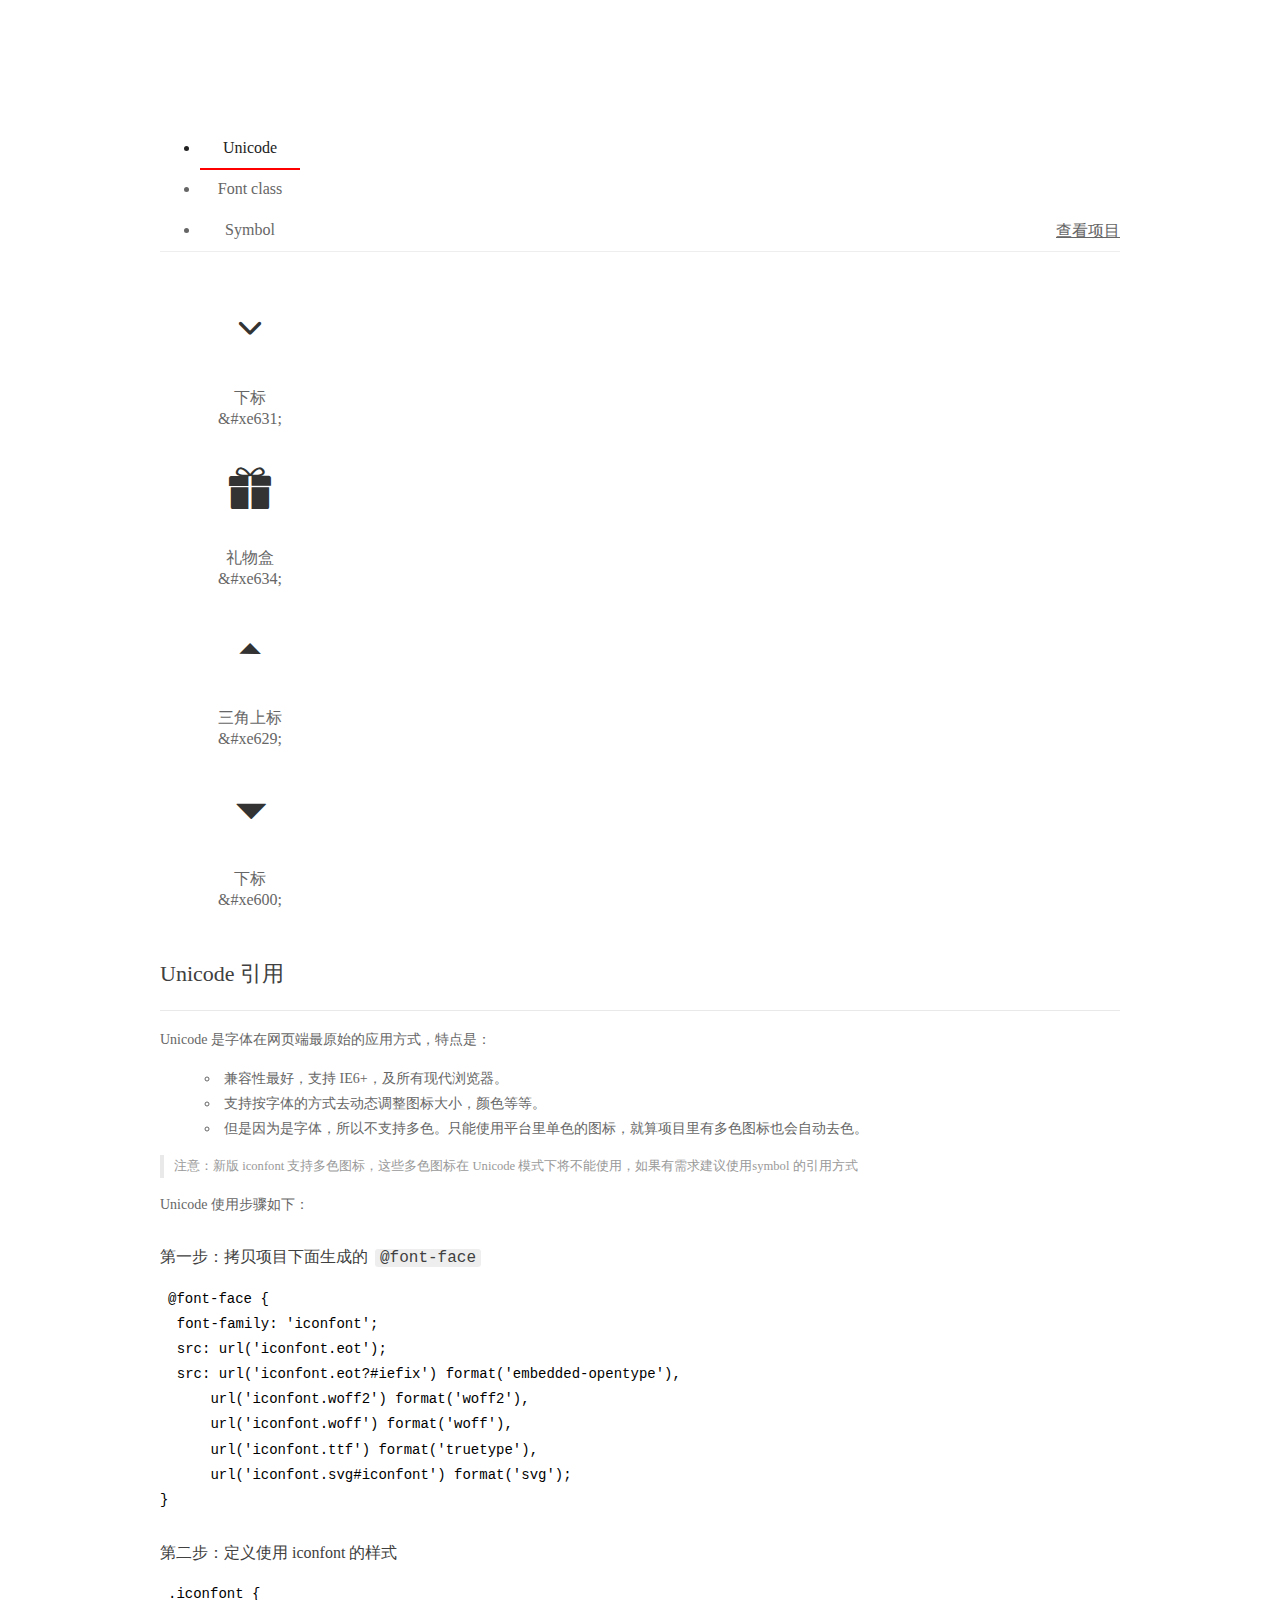
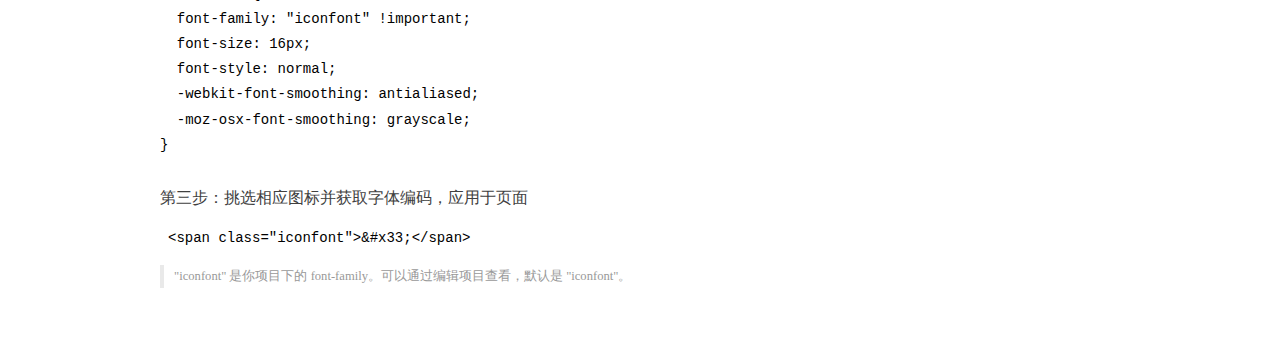
<file: font_2381774_s4lw01xku2/demo_index.html>
<!DOCTYPE html>
<html>
<head>
  <meta charset="utf-8"/>
  <title>IconFont Demo</title>
  <link rel="shortcut icon" href="https://img.alicdn.com/tps/i4/TB1_oz6GVXXXXaFXpXXJDFnIXXX-64-64.ico" type="image/x-icon"/>
  <link rel="stylesheet" href="https://g.alicdn.com/thx/cube/1.3.2/cube.min.css">
  <link rel="stylesheet" href="demo.css">
  <link rel="stylesheet" href="iconfont.css">
  <script src="iconfont.js"></script>
  <!-- jQuery -->
  <script src="https://a1.alicdn.com/oss/uploads/2018/12/26/7bfddb60-08e8-11e9-9b04-53e73bb6408b.js"></script>
  <!-- 代码高亮 -->
  <script src="https://a1.alicdn.com/oss/uploads/2018/12/26/a3f714d0-08e6-11e9-8a15-ebf944d7534c.js"></script>
</head>
<body>
  <div class="main">
    <h1 class="logo"><a href="https://www.iconfont.cn/" title="iconfont 首页" target="_blank">&#xe86b;</a></h1>
    <div class="nav-tabs">
      <ul id="tabs" class="dib-box">
        <li class="dib active"><span>Unicode</span></li>
        <li class="dib"><span>Font class</span></li>
        <li class="dib"><span>Symbol</span></li>
      </ul>
      
      <a href="https://www.iconfont.cn/manage/index?manage_type=myprojects&projectId=2381774" target="_blank" class="nav-more">查看项目</a>
      
    </div>
    <div class="tab-container">
      <div class="content unicode" style="display: block;">
          <ul class="icon_lists dib-box">
          
            <li class="dib">
              <span class="icon iconfont">&#xe631;</span>
                <div class="name">下标</div>
                <div class="code-name">&amp;#xe631;</div>
              </li>
          
            <li class="dib">
              <span class="icon iconfont">&#xe634;</span>
                <div class="name">礼物盒</div>
                <div class="code-name">&amp;#xe634;</div>
              </li>
          
            <li class="dib">
              <span class="icon iconfont">&#xe629;</span>
                <div class="name">三角上标</div>
                <div class="code-name">&amp;#xe629;</div>
              </li>
          
            <li class="dib">
              <span class="icon iconfont">&#xe600;</span>
                <div class="name">下标</div>
                <div class="code-name">&amp;#xe600;</div>
              </li>
          
          </ul>
          <div class="article markdown">
          <h2 id="unicode-">Unicode 引用</h2>
          <hr>

          <p>Unicode 是字体在网页端最原始的应用方式，特点是：</p>
          <ul>
            <li>兼容性最好，支持 IE6+，及所有现代浏览器。</li>
            <li>支持按字体的方式去动态调整图标大小，颜色等等。</li>
            <li>但是因为是字体，所以不支持多色。只能使用平台里单色的图标，就算项目里有多色图标也会自动去色。</li>
          </ul>
          <blockquote>
            <p>注意：新版 iconfont 支持多色图标，这些多色图标在 Unicode 模式下将不能使用，如果有需求建议使用symbol 的引用方式</p>
          </blockquote>
          <p>Unicode 使用步骤如下：</p>
          <h3 id="-font-face">第一步：拷贝项目下面生成的 <code>@font-face</code></h3>
<pre><code class="language-css"
>@font-face {
  font-family: 'iconfont';
  src: url('iconfont.eot');
  src: url('iconfont.eot?#iefix') format('embedded-opentype'),
      url('iconfont.woff2') format('woff2'),
      url('iconfont.woff') format('woff'),
      url('iconfont.ttf') format('truetype'),
      url('iconfont.svg#iconfont') format('svg');
}
</code></pre>
          <h3 id="-iconfont-">第二步：定义使用 iconfont 的样式</h3>
<pre><code class="language-css"
>.iconfont {
  font-family: "iconfont" !important;
  font-size: 16px;
  font-style: normal;
  -webkit-font-smoothing: antialiased;
  -moz-osx-font-smoothing: grayscale;
}
</code></pre>
          <h3 id="-">第三步：挑选相应图标并获取字体编码，应用于页面</h3>
<pre>
<code class="language-html"
>&lt;span class="iconfont"&gt;&amp;#x33;&lt;/span&gt;
</code></pre>
          <blockquote>
            <p>"iconfont" 是你项目下的 font-family。可以通过编辑项目查看，默认是 "iconfont"。</p>
          </blockquote>
          </div>
      </div>
      <div class="content font-class">
        <ul class="icon_lists dib-box">
          
          <li class="dib">
            <span class="icon iconfont icon-xiabiao"></span>
            <div class="name">
              下标
            </div>
            <div class="code-name">.icon-xiabiao
            </div>
          </li>
          
          <li class="dib">
            <span class="icon iconfont icon-liwuhe"></span>
            <div class="name">
              礼物盒
            </div>
            <div class="code-name">.icon-liwuhe
            </div>
          </li>
          
          <li class="dib">
            <span class="icon iconfont icon-sanjiaoshangbiao"></span>
            <div class="name">
              三角上标
            </div>
            <div class="code-name">.icon-sanjiaoshangbiao
            </div>
          </li>
          
          <li class="dib">
            <span class="icon iconfont icon-xiabiao1"></span>
            <div class="name">
              下标
            </div>
            <div class="code-name">.icon-xiabiao1
            </div>
          </li>
          
        </ul>
        <div class="article markdown">
        <h2 id="font-class-">font-class 引用</h2>
        <hr>

        <p>font-class 是 Unicode 使用方式的一种变种，主要是解决 Unicode 书写不直观，语意不明确的问题。</p>
        <p>与 Unicode 使用方式相比，具有如下特点：</p>
        <ul>
          <li>兼容性良好，支持 IE8+，及所有现代浏览器。</li>
          <li>相比于 Unicode 语意明确，书写更直观。可以很容易分辨这个 icon 是什么。</li>
          <li>因为使用 class 来定义图标，所以当要替换图标时，只需要修改 class 里面的 Unicode 引用。</li>
          <li>不过因为本质上还是使用的字体，所以多色图标还是不支持的。</li>
        </ul>
        <p>使用步骤如下：</p>
        <h3 id="-fontclass-">第一步：引入项目下面生成的 fontclass 代码：</h3>
<pre><code class="language-html">&lt;link rel="stylesheet" href="./iconfont.css"&gt;
</code></pre>
        <h3 id="-">第二步：挑选相应图标并获取类名，应用于页面：</h3>
<pre><code class="language-html">&lt;span class="iconfont icon-xxx"&gt;&lt;/span&gt;
</code></pre>
        <blockquote>
          <p>"
            iconfont" 是你项目下的 font-family。可以通过编辑项目查看，默认是 "iconfont"。</p>
        </blockquote>
      </div>
      </div>
      <div class="content symbol">
          <ul class="icon_lists dib-box">
          
            <li class="dib">
                <svg class="icon svg-icon" aria-hidden="true">
                  <use xlink:href="#icon-xiabiao"></use>
                </svg>
                <div class="name">下标</div>
                <div class="code-name">#icon-xiabiao</div>
            </li>
          
            <li class="dib">
                <svg class="icon svg-icon" aria-hidden="true">
                  <use xlink:href="#icon-liwuhe"></use>
                </svg>
                <div class="name">礼物盒</div>
                <div class="code-name">#icon-liwuhe</div>
            </li>
          
            <li class="dib">
                <svg class="icon svg-icon" aria-hidden="true">
                  <use xlink:href="#icon-sanjiaoshangbiao"></use>
                </svg>
                <div class="name">三角上标</div>
                <div class="code-name">#icon-sanjiaoshangbiao</div>
            </li>
          
            <li class="dib">
                <svg class="icon svg-icon" aria-hidden="true">
                  <use xlink:href="#icon-xiabiao1"></use>
                </svg>
                <div class="name">下标</div>
                <div class="code-name">#icon-xiabiao1</div>
            </li>
          
          </ul>
          <div class="article markdown">
          <h2 id="symbol-">Symbol 引用</h2>
          <hr>

          <p>这是一种全新的使用方式，应该说这才是未来的主流，也是平台目前推荐的用法。相关介绍可以参考这篇<a href="">文章</a>
            这种用法其实是做了一个 SVG 的集合，与另外两种相比具有如下特点：</p>
          <ul>
            <li>支持多色图标了，不再受单色限制。</li>
            <li>通过一些技巧，支持像字体那样，通过 <code>font-size</code>, <code>color</code> 来调整样式。</li>
            <li>兼容性较差，支持 IE9+，及现代浏览器。</li>
            <li>浏览器渲染 SVG 的性能一般，还不如 png。</li>
          </ul>
          <p>使用步骤如下：</p>
          <h3 id="-symbol-">第一步：引入项目下面生成的 symbol 代码：</h3>
<pre><code class="language-html">&lt;script src="./iconfont.js"&gt;&lt;/script&gt;
</code></pre>
          <h3 id="-css-">第二步：加入通用 CSS 代码（引入一次就行）：</h3>
<pre><code class="language-html">&lt;style&gt;
.icon {
  width: 1em;
  height: 1em;
  vertical-align: -0.15em;
  fill: currentColor;
  overflow: hidden;
}
&lt;/style&gt;
</code></pre>
          <h3 id="-">第三步：挑选相应图标并获取类名，应用于页面：</h3>
<pre><code class="language-html">&lt;svg class="icon" aria-hidden="true"&gt;
  &lt;use xlink:href="#icon-xxx"&gt;&lt;/use&gt;
&lt;/svg&gt;
</code></pre>
          </div>
      </div>

    </div>
  </div>
  <script>
  $(document).ready(function () {
      $('.tab-container .content:first').show()

      $('#tabs li').click(function (e) {
        var tabContent = $('.tab-container .content')
        var index = $(this).index()

        if ($(this).hasClass('active')) {
          return
        } else {
          $('#tabs li').removeClass('active')
          $(this).addClass('active')

          tabContent.hide().eq(index).fadeIn()
        }
      })
    })
  </script>
</body>
</html>
</file>
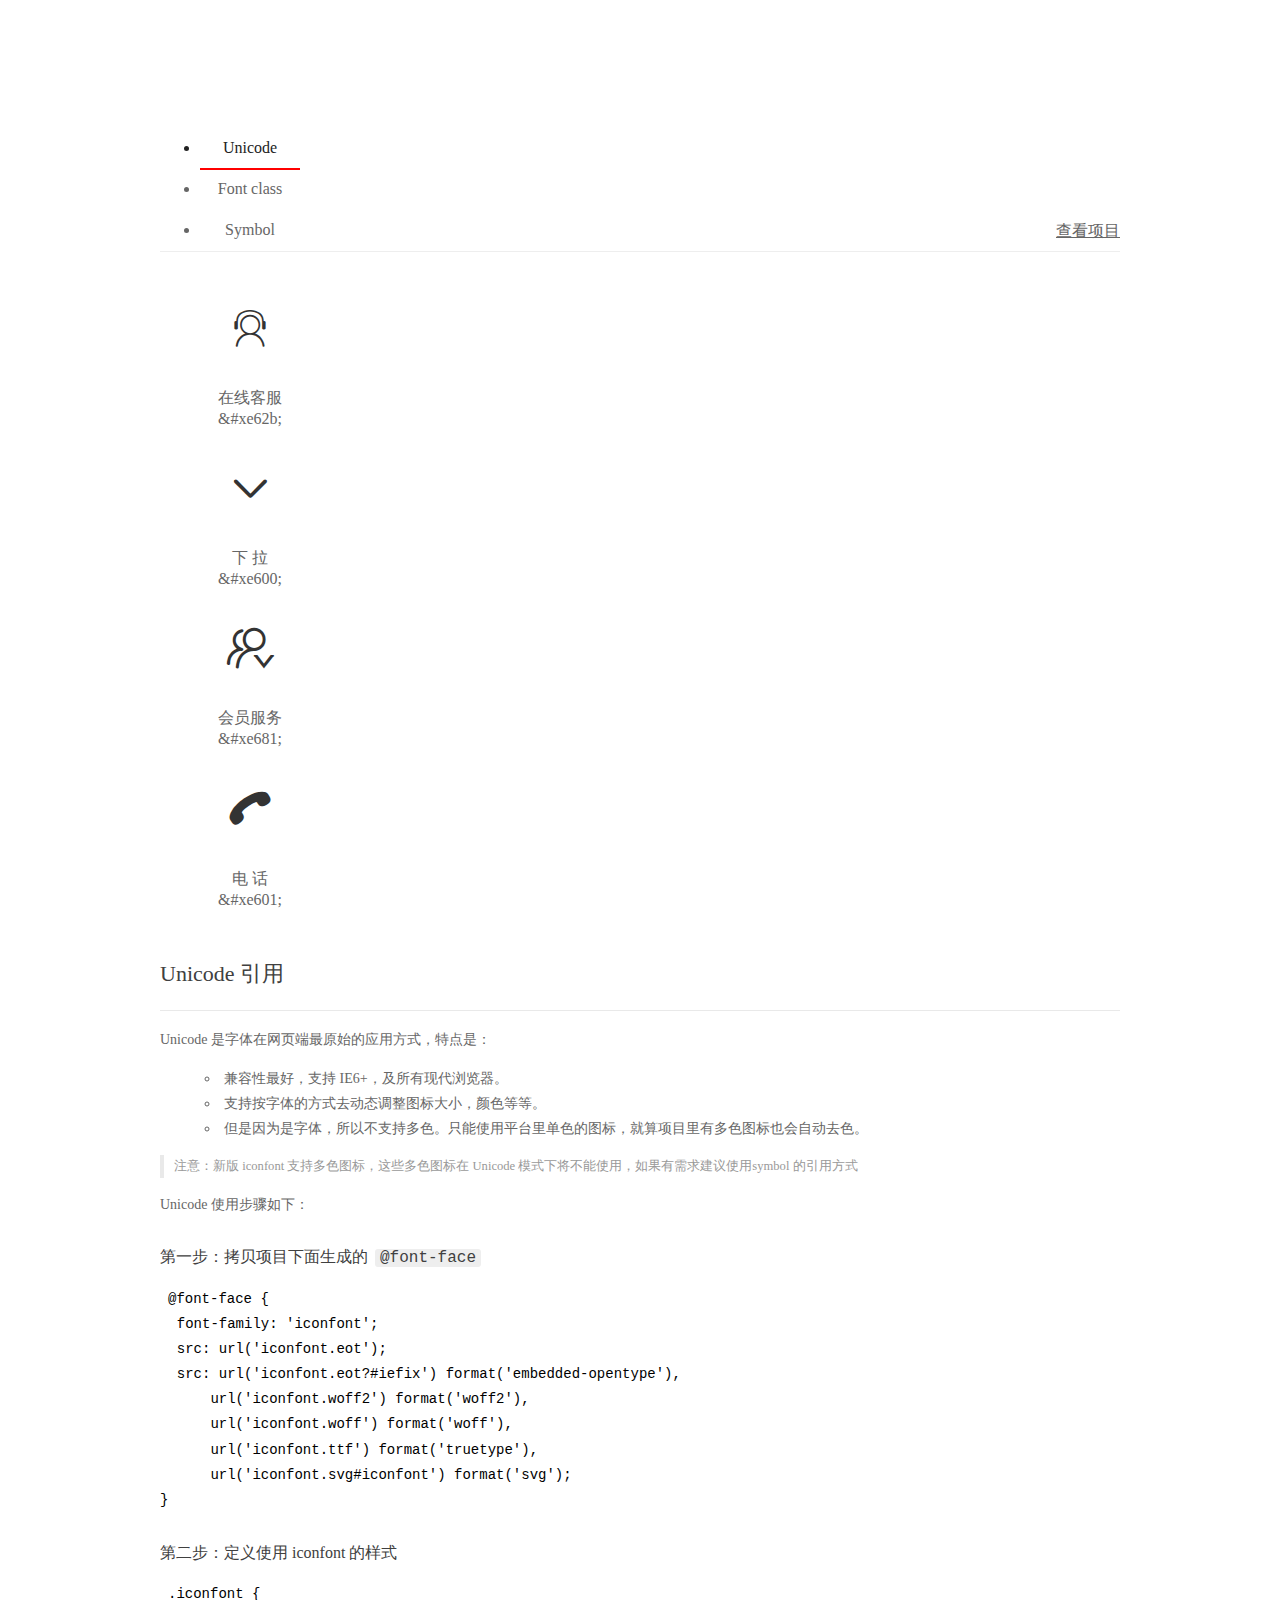
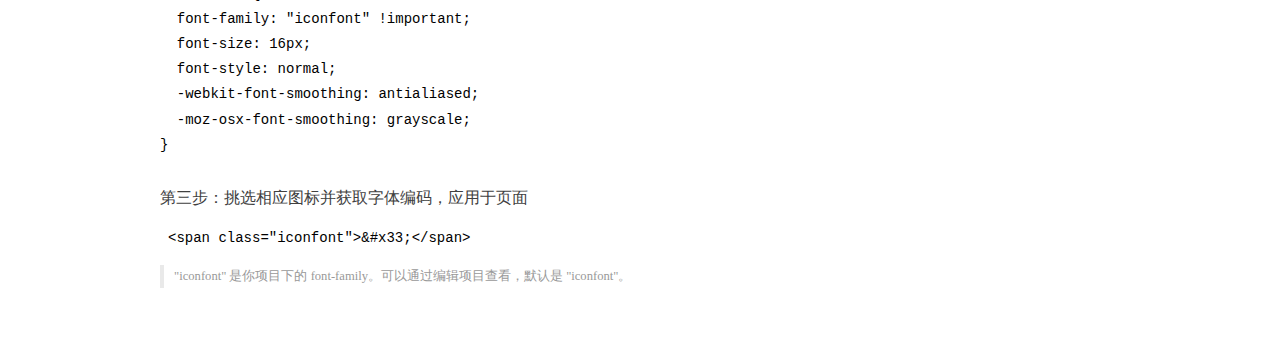
<file: font_2390500_i523s3314mf/demo_index.html>
<!DOCTYPE html>
<html>
<head>
  <meta charset="utf-8"/>
  <title>IconFont Demo</title>
  <link rel="shortcut icon" href="https://img.alicdn.com/tps/i4/TB1_oz6GVXXXXaFXpXXJDFnIXXX-64-64.ico" type="image/x-icon"/>
  <link rel="stylesheet" href="https://g.alicdn.com/thx/cube/1.3.2/cube.min.css">
  <link rel="stylesheet" href="demo.css">
  <link rel="stylesheet" href="iconfont.css">
  <script src="iconfont.js"></script>
  <!-- jQuery -->
  <script src="https://a1.alicdn.com/oss/uploads/2018/12/26/7bfddb60-08e8-11e9-9b04-53e73bb6408b.js"></script>
  <!-- 代码高亮 -->
  <script src="https://a1.alicdn.com/oss/uploads/2018/12/26/a3f714d0-08e6-11e9-8a15-ebf944d7534c.js"></script>
</head>
<body>
  <div class="main">
    <h1 class="logo"><a href="https://www.iconfont.cn/" title="iconfont 首页" target="_blank">&#xe86b;</a></h1>
    <div class="nav-tabs">
      <ul id="tabs" class="dib-box">
        <li class="dib active"><span>Unicode</span></li>
        <li class="dib"><span>Font class</span></li>
        <li class="dib"><span>Symbol</span></li>
      </ul>
      
      <a href="https://www.iconfont.cn/manage/index?manage_type=myprojects&projectId=2390500" target="_blank" class="nav-more">查看项目</a>
      
    </div>
    <div class="tab-container">
      <div class="content unicode" style="display: block;">
          <ul class="icon_lists dib-box">
          
            <li class="dib">
              <span class="icon iconfont">&#xe62b;</span>
                <div class="name">在线客服</div>
                <div class="code-name">&amp;#xe62b;</div>
              </li>
          
            <li class="dib">
              <span class="icon iconfont">&#xe600;</span>
                <div class="name">下  拉</div>
                <div class="code-name">&amp;#xe600;</div>
              </li>
          
            <li class="dib">
              <span class="icon iconfont">&#xe681;</span>
                <div class="name">会员服务</div>
                <div class="code-name">&amp;#xe681;</div>
              </li>
          
            <li class="dib">
              <span class="icon iconfont">&#xe601;</span>
                <div class="name">电  话</div>
                <div class="code-name">&amp;#xe601;</div>
              </li>
          
          </ul>
          <div class="article markdown">
          <h2 id="unicode-">Unicode 引用</h2>
          <hr>

          <p>Unicode 是字体在网页端最原始的应用方式，特点是：</p>
          <ul>
            <li>兼容性最好，支持 IE6+，及所有现代浏览器。</li>
            <li>支持按字体的方式去动态调整图标大小，颜色等等。</li>
            <li>但是因为是字体，所以不支持多色。只能使用平台里单色的图标，就算项目里有多色图标也会自动去色。</li>
          </ul>
          <blockquote>
            <p>注意：新版 iconfont 支持多色图标，这些多色图标在 Unicode 模式下将不能使用，如果有需求建议使用symbol 的引用方式</p>
          </blockquote>
          <p>Unicode 使用步骤如下：</p>
          <h3 id="-font-face">第一步：拷贝项目下面生成的 <code>@font-face</code></h3>
<pre><code class="language-css"
>@font-face {
  font-family: 'iconfont';
  src: url('iconfont.eot');
  src: url('iconfont.eot?#iefix') format('embedded-opentype'),
      url('iconfont.woff2') format('woff2'),
      url('iconfont.woff') format('woff'),
      url('iconfont.ttf') format('truetype'),
      url('iconfont.svg#iconfont') format('svg');
}
</code></pre>
          <h3 id="-iconfont-">第二步：定义使用 iconfont 的样式</h3>
<pre><code class="language-css"
>.iconfont {
  font-family: "iconfont" !important;
  font-size: 16px;
  font-style: normal;
  -webkit-font-smoothing: antialiased;
  -moz-osx-font-smoothing: grayscale;
}
</code></pre>
          <h3 id="-">第三步：挑选相应图标并获取字体编码，应用于页面</h3>
<pre>
<code class="language-html"
>&lt;span class="iconfont"&gt;&amp;#x33;&lt;/span&gt;
</code></pre>
          <blockquote>
            <p>"iconfont" 是你项目下的 font-family。可以通过编辑项目查看，默认是 "iconfont"。</p>
          </blockquote>
          </div>
      </div>
      <div class="content font-class">
        <ul class="icon_lists dib-box">
          
          <li class="dib">
            <span class="icon iconfont icon-zaixiankefu"></span>
            <div class="name">
              在线客服
            </div>
            <div class="code-name">.icon-zaixiankefu
            </div>
          </li>
          
          <li class="dib">
            <span class="icon iconfont icon-zhankai1"></span>
            <div class="name">
              下  拉
            </div>
            <div class="code-name">.icon-zhankai1
            </div>
          </li>
          
          <li class="dib">
            <span class="icon iconfont icon-huiyuanfuwu"></span>
            <div class="name">
              会员服务
            </div>
            <div class="code-name">.icon-huiyuanfuwu
            </div>
          </li>
          
          <li class="dib">
            <span class="icon iconfont icon-dianhua"></span>
            <div class="name">
              电  话
            </div>
            <div class="code-name">.icon-dianhua
            </div>
          </li>
          
        </ul>
        <div class="article markdown">
        <h2 id="font-class-">font-class 引用</h2>
        <hr>

        <p>font-class 是 Unicode 使用方式的一种变种，主要是解决 Unicode 书写不直观，语意不明确的问题。</p>
        <p>与 Unicode 使用方式相比，具有如下特点：</p>
        <ul>
          <li>兼容性良好，支持 IE8+，及所有现代浏览器。</li>
          <li>相比于 Unicode 语意明确，书写更直观。可以很容易分辨这个 icon 是什么。</li>
          <li>因为使用 class 来定义图标，所以当要替换图标时，只需要修改 class 里面的 Unicode 引用。</li>
          <li>不过因为本质上还是使用的字体，所以多色图标还是不支持的。</li>
        </ul>
        <p>使用步骤如下：</p>
        <h3 id="-fontclass-">第一步：引入项目下面生成的 fontclass 代码：</h3>
<pre><code class="language-html">&lt;link rel="stylesheet" href="./iconfont.css"&gt;
</code></pre>
        <h3 id="-">第二步：挑选相应图标并获取类名，应用于页面：</h3>
<pre><code class="language-html">&lt;span class="iconfont icon-xxx"&gt;&lt;/span&gt;
</code></pre>
        <blockquote>
          <p>"
            iconfont" 是你项目下的 font-family。可以通过编辑项目查看，默认是 "iconfont"。</p>
        </blockquote>
      </div>
      </div>
      <div class="content symbol">
          <ul class="icon_lists dib-box">
          
            <li class="dib">
                <svg class="icon svg-icon" aria-hidden="true">
                  <use xlink:href="#icon-zaixiankefu"></use>
                </svg>
                <div class="name">在线客服</div>
                <div class="code-name">#icon-zaixiankefu</div>
            </li>
          
            <li class="dib">
                <svg class="icon svg-icon" aria-hidden="true">
                  <use xlink:href="#icon-zhankai1"></use>
                </svg>
                <div class="name">下  拉</div>
                <div class="code-name">#icon-zhankai1</div>
            </li>
          
            <li class="dib">
                <svg class="icon svg-icon" aria-hidden="true">
                  <use xlink:href="#icon-huiyuanfuwu"></use>
                </svg>
                <div class="name">会员服务</div>
                <div class="code-name">#icon-huiyuanfuwu</div>
            </li>
          
            <li class="dib">
                <svg class="icon svg-icon" aria-hidden="true">
                  <use xlink:href="#icon-dianhua"></use>
                </svg>
                <div class="name">电  话</div>
                <div class="code-name">#icon-dianhua</div>
            </li>
          
          </ul>
          <div class="article markdown">
          <h2 id="symbol-">Symbol 引用</h2>
          <hr>

          <p>这是一种全新的使用方式，应该说这才是未来的主流，也是平台目前推荐的用法。相关介绍可以参考这篇<a href="">文章</a>
            这种用法其实是做了一个 SVG 的集合，与另外两种相比具有如下特点：</p>
          <ul>
            <li>支持多色图标了，不再受单色限制。</li>
            <li>通过一些技巧，支持像字体那样，通过 <code>font-size</code>, <code>color</code> 来调整样式。</li>
            <li>兼容性较差，支持 IE9+，及现代浏览器。</li>
            <li>浏览器渲染 SVG 的性能一般，还不如 png。</li>
          </ul>
          <p>使用步骤如下：</p>
          <h3 id="-symbol-">第一步：引入项目下面生成的 symbol 代码：</h3>
<pre><code class="language-html">&lt;script src="./iconfont.js"&gt;&lt;/script&gt;
</code></pre>
          <h3 id="-css-">第二步：加入通用 CSS 代码（引入一次就行）：</h3>
<pre><code class="language-html">&lt;style&gt;
.icon {
  width: 1em;
  height: 1em;
  vertical-align: -0.15em;
  fill: currentColor;
  overflow: hidden;
}
&lt;/style&gt;
</code></pre>
          <h3 id="-">第三步：挑选相应图标并获取类名，应用于页面：</h3>
<pre><code class="language-html">&lt;svg class="icon" aria-hidden="true"&gt;
  &lt;use xlink:href="#icon-xxx"&gt;&lt;/use&gt;
&lt;/svg&gt;
</code></pre>
          </div>
      </div>

    </div>
  </div>
  <script>
  $(document).ready(function () {
      $('.tab-container .content:first').show()

      $('#tabs li').click(function (e) {
        var tabContent = $('.tab-container .content')
        var index = $(this).index()

        if ($(this).hasClass('active')) {
          return
        } else {
          $('#tabs li').removeClass('active')
          $(this).addClass('active')

          tabContent.hide().eq(index).fadeIn()
        }
      })
    })
  </script>
</body>
</html>
</file>
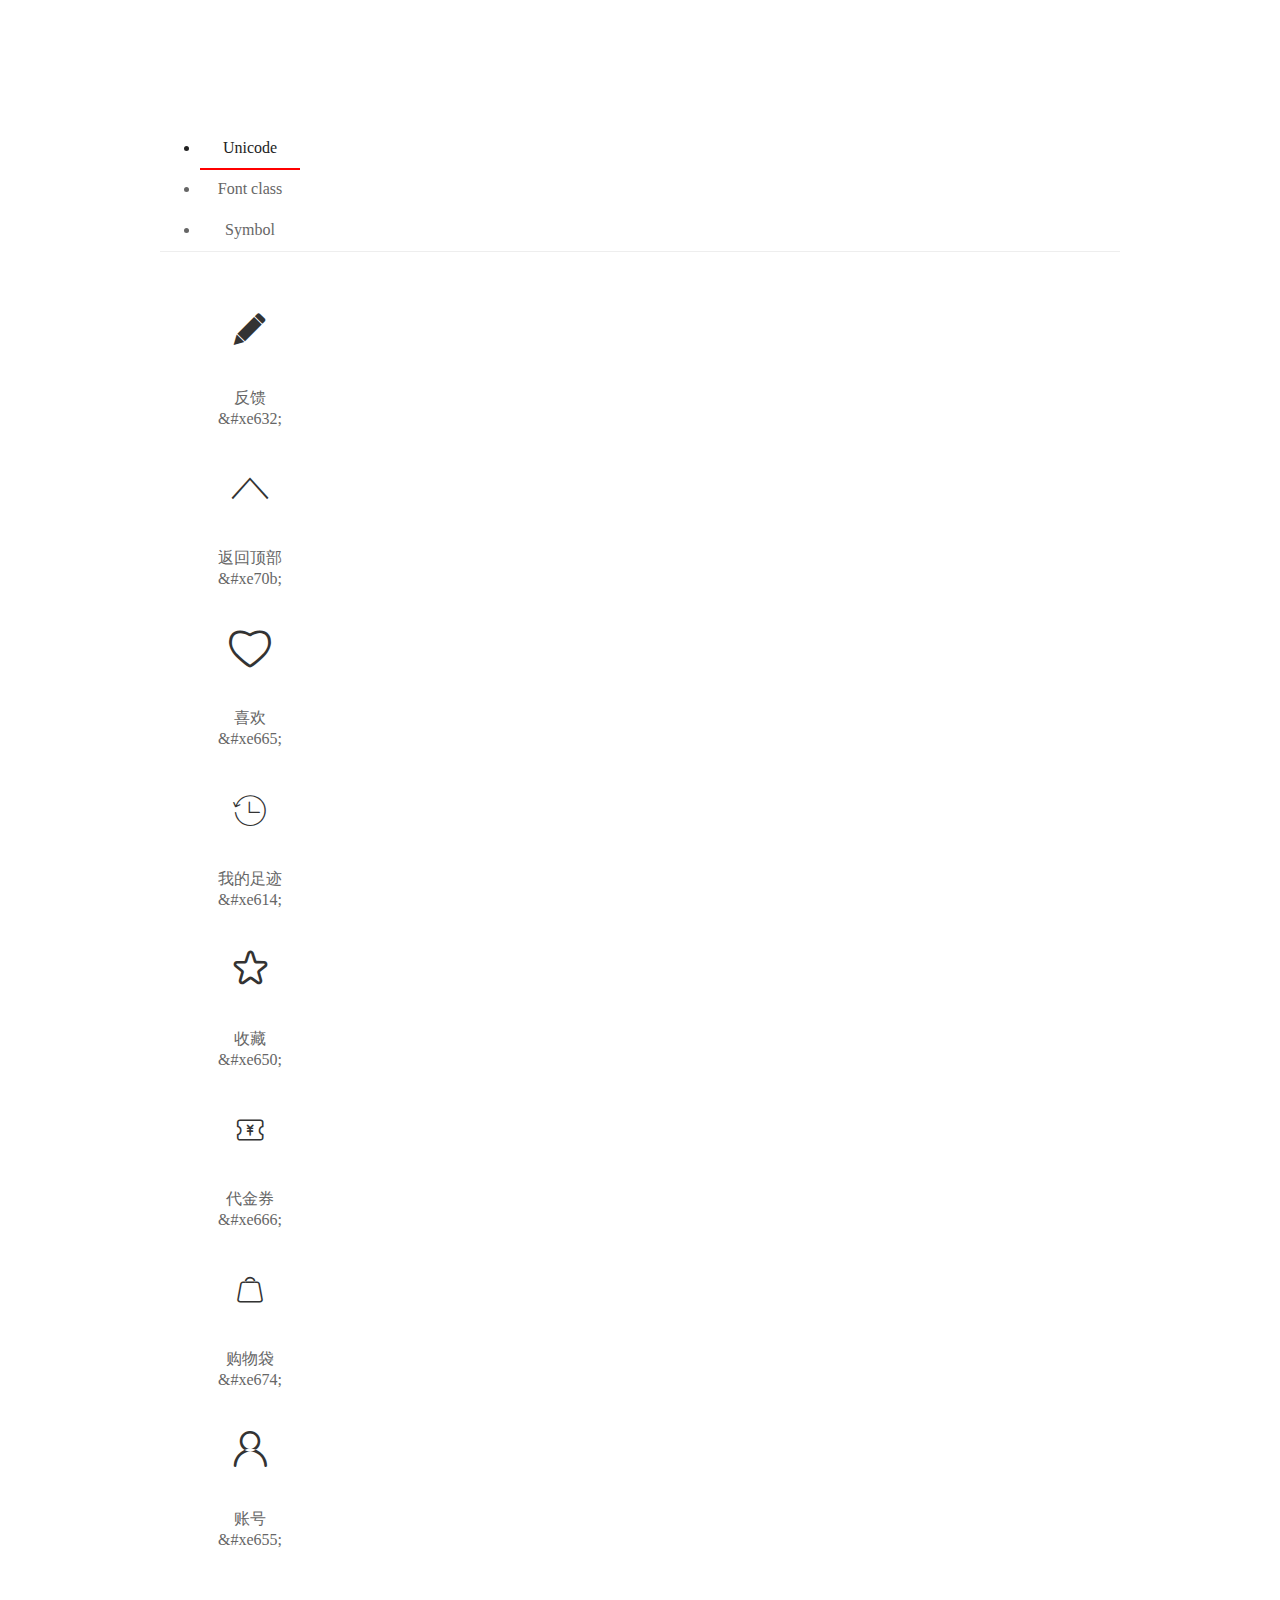
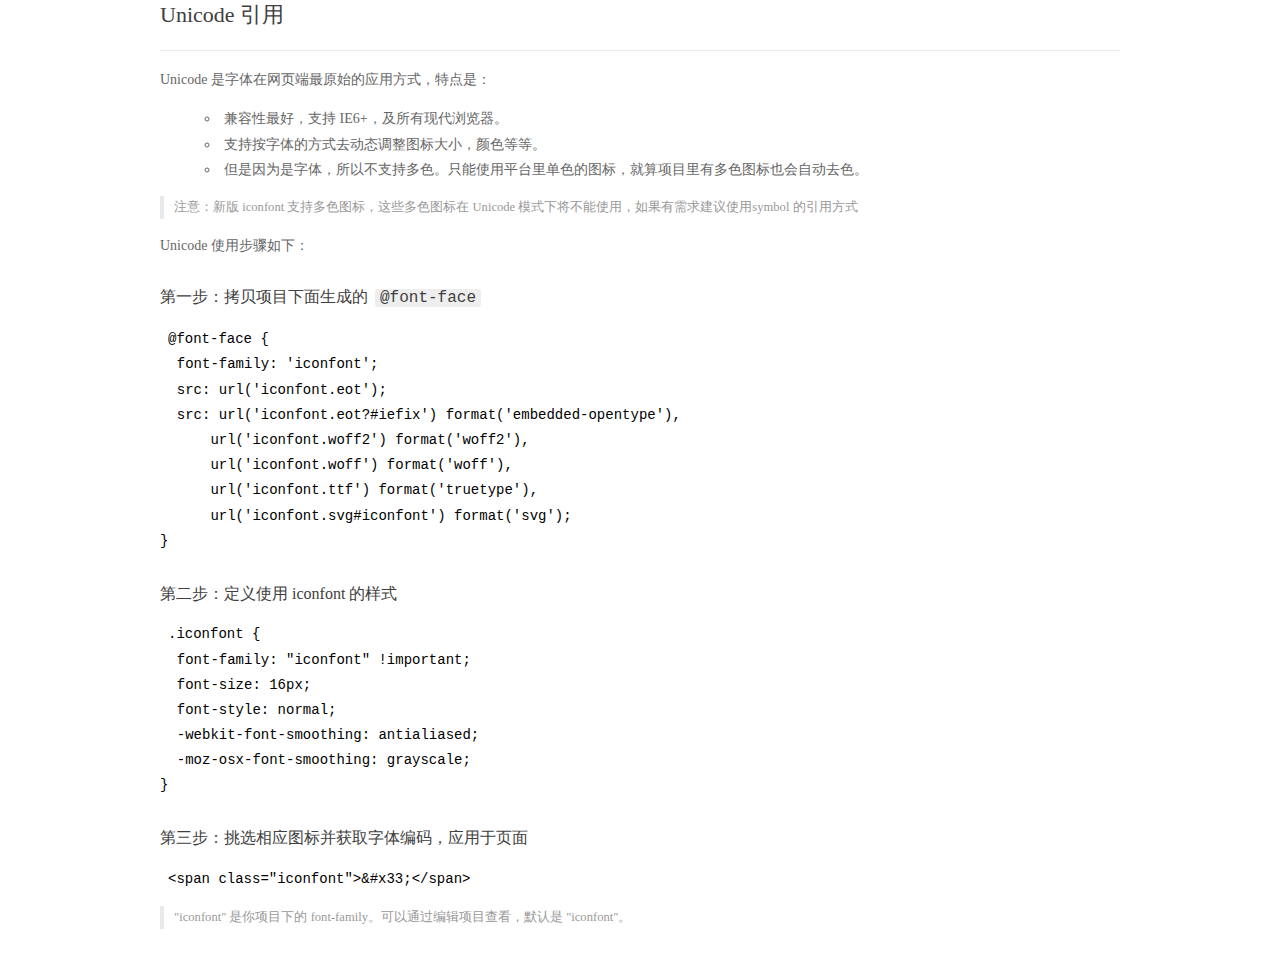
<file: font_cb8l0c048ho/demo_index.html>
<!DOCTYPE html>
<html>
<head>
  <meta charset="utf-8"/>
  <title>IconFont Demo</title>
  <link rel="shortcut icon" href="https://img.alicdn.com/tps/i4/TB1_oz6GVXXXXaFXpXXJDFnIXXX-64-64.ico" type="image/x-icon"/>
  <link rel="stylesheet" href="https://g.alicdn.com/thx/cube/1.3.2/cube.min.css">
  <link rel="stylesheet" href="demo.css">
  <link rel="stylesheet" href="iconfont.css">
  <script src="iconfont.js"></script>
  <!-- jQuery -->
  <script src="https://a1.alicdn.com/oss/uploads/2018/12/26/7bfddb60-08e8-11e9-9b04-53e73bb6408b.js"></script>
  <!-- 代码高亮 -->
  <script src="https://a1.alicdn.com/oss/uploads/2018/12/26/a3f714d0-08e6-11e9-8a15-ebf944d7534c.js"></script>
</head>
<body>
  <div class="main">
    <h1 class="logo"><a href="https://www.iconfont.cn/" title="iconfont 首页" target="_blank">&#xe86b;</a></h1>
    <div class="nav-tabs">
      <ul id="tabs" class="dib-box">
        <li class="dib active"><span>Unicode</span></li>
        <li class="dib"><span>Font class</span></li>
        <li class="dib"><span>Symbol</span></li>
      </ul>
      
    </div>
    <div class="tab-container">
      <div class="content unicode" style="display: block;">
          <ul class="icon_lists dib-box">
          
            <li class="dib">
              <span class="icon iconfont">&#xe632;</span>
                <div class="name">反馈</div>
                <div class="code-name">&amp;#xe632;</div>
              </li>
          
            <li class="dib">
              <span class="icon iconfont">&#xe70b;</span>
                <div class="name">返回顶部</div>
                <div class="code-name">&amp;#xe70b;</div>
              </li>
          
            <li class="dib">
              <span class="icon iconfont">&#xe665;</span>
                <div class="name">喜欢</div>
                <div class="code-name">&amp;#xe665;</div>
              </li>
          
            <li class="dib">
              <span class="icon iconfont">&#xe614;</span>
                <div class="name">我的足迹</div>
                <div class="code-name">&amp;#xe614;</div>
              </li>
          
            <li class="dib">
              <span class="icon iconfont">&#xe650;</span>
                <div class="name">收藏</div>
                <div class="code-name">&amp;#xe650;</div>
              </li>
          
            <li class="dib">
              <span class="icon iconfont">&#xe666;</span>
                <div class="name">代金券</div>
                <div class="code-name">&amp;#xe666;</div>
              </li>
          
            <li class="dib">
              <span class="icon iconfont">&#xe674;</span>
                <div class="name">购物袋</div>
                <div class="code-name">&amp;#xe674;</div>
              </li>
          
            <li class="dib">
              <span class="icon iconfont">&#xe655;</span>
                <div class="name">账号</div>
                <div class="code-name">&amp;#xe655;</div>
              </li>
          
          </ul>
          <div class="article markdown">
          <h2 id="unicode-">Unicode 引用</h2>
          <hr>

          <p>Unicode 是字体在网页端最原始的应用方式，特点是：</p>
          <ul>
            <li>兼容性最好，支持 IE6+，及所有现代浏览器。</li>
            <li>支持按字体的方式去动态调整图标大小，颜色等等。</li>
            <li>但是因为是字体，所以不支持多色。只能使用平台里单色的图标，就算项目里有多色图标也会自动去色。</li>
          </ul>
          <blockquote>
            <p>注意：新版 iconfont 支持多色图标，这些多色图标在 Unicode 模式下将不能使用，如果有需求建议使用symbol 的引用方式</p>
          </blockquote>
          <p>Unicode 使用步骤如下：</p>
          <h3 id="-font-face">第一步：拷贝项目下面生成的 <code>@font-face</code></h3>
<pre><code class="language-css"
>@font-face {
  font-family: 'iconfont';
  src: url('iconfont.eot');
  src: url('iconfont.eot?#iefix') format('embedded-opentype'),
      url('iconfont.woff2') format('woff2'),
      url('iconfont.woff') format('woff'),
      url('iconfont.ttf') format('truetype'),
      url('iconfont.svg#iconfont') format('svg');
}
</code></pre>
          <h3 id="-iconfont-">第二步：定义使用 iconfont 的样式</h3>
<pre><code class="language-css"
>.iconfont {
  font-family: "iconfont" !important;
  font-size: 16px;
  font-style: normal;
  -webkit-font-smoothing: antialiased;
  -moz-osx-font-smoothing: grayscale;
}
</code></pre>
          <h3 id="-">第三步：挑选相应图标并获取字体编码，应用于页面</h3>
<pre>
<code class="language-html"
>&lt;span class="iconfont"&gt;&amp;#x33;&lt;/span&gt;
</code></pre>
          <blockquote>
            <p>"iconfont" 是你项目下的 font-family。可以通过编辑项目查看，默认是 "iconfont"。</p>
          </blockquote>
          </div>
      </div>
      <div class="content font-class">
        <ul class="icon_lists dib-box">
          
          <li class="dib">
            <span class="icon iconfont icon-fankui"></span>
            <div class="name">
              反馈
            </div>
            <div class="code-name">.icon-fankui
            </div>
          </li>
          
          <li class="dib">
            <span class="icon iconfont icon-fanhuidingbu"></span>
            <div class="name">
              返回顶部
            </div>
            <div class="code-name">.icon-fanhuidingbu
            </div>
          </li>
          
          <li class="dib">
            <span class="icon iconfont icon-xihuan"></span>
            <div class="name">
              喜欢
            </div>
            <div class="code-name">.icon-xihuan
            </div>
          </li>
          
          <li class="dib">
            <span class="icon iconfont icon-wodezuji"></span>
            <div class="name">
              我的足迹
            </div>
            <div class="code-name">.icon-wodezuji
            </div>
          </li>
          
          <li class="dib">
            <span class="icon iconfont icon-shoucang"></span>
            <div class="name">
              收藏
            </div>
            <div class="code-name">.icon-shoucang
            </div>
          </li>
          
          <li class="dib">
            <span class="icon iconfont icon-daijinquan"></span>
            <div class="name">
              代金券
            </div>
            <div class="code-name">.icon-daijinquan
            </div>
          </li>
          
          <li class="dib">
            <span class="icon iconfont icon-gouwudai"></span>
            <div class="name">
              购物袋
            </div>
            <div class="code-name">.icon-gouwudai
            </div>
          </li>
          
          <li class="dib">
            <span class="icon iconfont icon-zhanghao"></span>
            <div class="name">
              账号
            </div>
            <div class="code-name">.icon-zhanghao
            </div>
          </li>
          
        </ul>
        <div class="article markdown">
        <h2 id="font-class-">font-class 引用</h2>
        <hr>

        <p>font-class 是 Unicode 使用方式的一种变种，主要是解决 Unicode 书写不直观，语意不明确的问题。</p>
        <p>与 Unicode 使用方式相比，具有如下特点：</p>
        <ul>
          <li>兼容性良好，支持 IE8+，及所有现代浏览器。</li>
          <li>相比于 Unicode 语意明确，书写更直观。可以很容易分辨这个 icon 是什么。</li>
          <li>因为使用 class 来定义图标，所以当要替换图标时，只需要修改 class 里面的 Unicode 引用。</li>
          <li>不过因为本质上还是使用的字体，所以多色图标还是不支持的。</li>
        </ul>
        <p>使用步骤如下：</p>
        <h3 id="-fontclass-">第一步：引入项目下面生成的 fontclass 代码：</h3>
<pre><code class="language-html">&lt;link rel="stylesheet" href="./iconfont.css"&gt;
</code></pre>
        <h3 id="-">第二步：挑选相应图标并获取类名，应用于页面：</h3>
<pre><code class="language-html">&lt;span class="iconfont icon-xxx"&gt;&lt;/span&gt;
</code></pre>
        <blockquote>
          <p>"
            iconfont" 是你项目下的 font-family。可以通过编辑项目查看，默认是 "iconfont"。</p>
        </blockquote>
      </div>
      </div>
      <div class="content symbol">
          <ul class="icon_lists dib-box">
          
            <li class="dib">
                <svg class="icon svg-icon" aria-hidden="true">
                  <use xlink:href="#icon-fankui"></use>
                </svg>
                <div class="name">反馈</div>
                <div class="code-name">#icon-fankui</div>
            </li>
          
            <li class="dib">
                <svg class="icon svg-icon" aria-hidden="true">
                  <use xlink:href="#icon-fanhuidingbu"></use>
                </svg>
                <div class="name">返回顶部</div>
                <div class="code-name">#icon-fanhuidingbu</div>
            </li>
          
            <li class="dib">
                <svg class="icon svg-icon" aria-hidden="true">
                  <use xlink:href="#icon-xihuan"></use>
                </svg>
                <div class="name">喜欢</div>
                <div class="code-name">#icon-xihuan</div>
            </li>
          
            <li class="dib">
                <svg class="icon svg-icon" aria-hidden="true">
                  <use xlink:href="#icon-wodezuji"></use>
                </svg>
                <div class="name">我的足迹</div>
                <div class="code-name">#icon-wodezuji</div>
            </li>
          
            <li class="dib">
                <svg class="icon svg-icon" aria-hidden="true">
                  <use xlink:href="#icon-shoucang"></use>
                </svg>
                <div class="name">收藏</div>
                <div class="code-name">#icon-shoucang</div>
            </li>
          
            <li class="dib">
                <svg class="icon svg-icon" aria-hidden="true">
                  <use xlink:href="#icon-daijinquan"></use>
                </svg>
                <div class="name">代金券</div>
                <div class="code-name">#icon-daijinquan</div>
            </li>
          
            <li class="dib">
                <svg class="icon svg-icon" aria-hidden="true">
                  <use xlink:href="#icon-gouwudai"></use>
                </svg>
                <div class="name">购物袋</div>
                <div class="code-name">#icon-gouwudai</div>
            </li>
          
            <li class="dib">
                <svg class="icon svg-icon" aria-hidden="true">
                  <use xlink:href="#icon-zhanghao"></use>
                </svg>
                <div class="name">账号</div>
                <div class="code-name">#icon-zhanghao</div>
            </li>
          
          </ul>
          <div class="article markdown">
          <h2 id="symbol-">Symbol 引用</h2>
          <hr>

          <p>这是一种全新的使用方式，应该说这才是未来的主流，也是平台目前推荐的用法。相关介绍可以参考这篇<a href="">文章</a>
            这种用法其实是做了一个 SVG 的集合，与另外两种相比具有如下特点：</p>
          <ul>
            <li>支持多色图标了，不再受单色限制。</li>
            <li>通过一些技巧，支持像字体那样，通过 <code>font-size</code>, <code>color</code> 来调整样式。</li>
            <li>兼容性较差，支持 IE9+，及现代浏览器。</li>
            <li>浏览器渲染 SVG 的性能一般，还不如 png。</li>
          </ul>
          <p>使用步骤如下：</p>
          <h3 id="-symbol-">第一步：引入项目下面生成的 symbol 代码：</h3>
<pre><code class="language-html">&lt;script src="./iconfont.js"&gt;&lt;/script&gt;
</code></pre>
          <h3 id="-css-">第二步：加入通用 CSS 代码（引入一次就行）：</h3>
<pre><code class="language-html">&lt;style&gt;
.icon {
  width: 1em;
  height: 1em;
  vertical-align: -0.15em;
  fill: currentColor;
  overflow: hidden;
}
&lt;/style&gt;
</code></pre>
          <h3 id="-">第三步：挑选相应图标并获取类名，应用于页面：</h3>
<pre><code class="language-html">&lt;svg class="icon" aria-hidden="true"&gt;
  &lt;use xlink:href="#icon-xxx"&gt;&lt;/use&gt;
&lt;/svg&gt;
</code></pre>
          </div>
      </div>

    </div>
  </div>
  <script>
  $(document).ready(function () {
      $('.tab-container .content:first').show()

      $('#tabs li').click(function (e) {
        var tabContent = $('.tab-container .content')
        var index = $(this).index()

        if ($(this).hasClass('active')) {
          return
        } else {
          $('#tabs li').removeClass('active')
          $(this).addClass('active')

          tabContent.hide().eq(index).fadeIn()
        }
      })
    })
  </script>
</body>
</html>
</file>
<file: font_2381774_s4lw01xku2/demo.css>
/* Logo 字体 */
@font-face {
  font-family: "iconfont logo";
  src: url('https://at.alicdn.com/t/font_985780_km7mi63cihi.eot?t=1545807318834');
  src: url('https://at.alicdn.com/t/font_985780_km7mi63cihi.eot?t=1545807318834#iefix') format('embedded-opentype'),
    url('https://at.alicdn.com/t/font_985780_km7mi63cihi.woff?t=1545807318834') format('woff'),
    url('https://at.alicdn.com/t/font_985780_km7mi63cihi.ttf?t=1545807318834') format('truetype'),
    url('https://at.alicdn.com/t/font_985780_km7mi63cihi.svg?t=1545807318834#iconfont') format('svg');
}

.logo {
  font-family: "iconfont logo";
  font-size: 160px;
  font-style: normal;
  -webkit-font-smoothing: antialiased;
  -moz-osx-font-smoothing: grayscale;
}

/* tabs */
.nav-tabs {
  position: relative;
}

.nav-tabs .nav-more {
  position: absolute;
  right: 0;
  bottom: 0;
  height: 42px;
  line-height: 42px;
  color: #666;
}

#tabs {
  border-bottom: 1px solid #eee;
}

#tabs li {
  cursor: pointer;
  width: 100px;
  height: 40px;
  line-height: 40px;
  text-align: center;
  font-size: 16px;
  border-bottom: 2px solid transparent;
  position: relative;
  z-index: 1;
  margin-bottom: -1px;
  color: #666;
}


#tabs .active {
  border-bottom-color: #f00;
  color: #222;
}

.tab-container .content {
  display: none;
}

/* 页面布局 */
.main {
  padding: 30px 100px;
  width: 960px;
  margin: 0 auto;
}

.main .logo {
  color: #333;
  text-align: left;
  margin-bottom: 30px;
  line-height: 1;
  height: 110px;
  margin-top: -50px;
  overflow: hidden;
  *zoom: 1;
}

.main .logo a {
  font-size: 160px;
  color: #333;
}

.helps {
  margin-top: 40px;
}

.helps pre {
  padding: 20px;
  margin: 10px 0;
  border: solid 1px #e7e1cd;
  background-color: #fffdef;
  overflow: auto;
}

.icon_lists {
  width: 100% !important;
  overflow: hidden;
  *zoom: 1;
}

.icon_lists li {
  width: 100px;
  margin-bottom: 10px;
  margin-right: 20px;
  text-align: center;
  list-style: none !important;
  cursor: default;
}

.icon_lists li .code-name {
  line-height: 1.2;
}

.icon_lists .icon {
  display: block;
  height: 100px;
  line-height: 100px;
  font-size: 42px;
  margin: 10px auto;
  color: #333;
  -webkit-transition: font-size 0.25s linear, width 0.25s linear;
  -moz-transition: font-size 0.25s linear, width 0.25s linear;
  transition: font-size 0.25s linear, width 0.25s linear;
}

.icon_lists .icon:hover {
  font-size: 100px;
}

.icon_lists .svg-icon {
  /* 通过设置 font-size 来改变图标大小 */
  width: 1em;
  /* 图标和文字相邻时，垂直对齐 */
  vertical-align: -0.15em;
  /* 通过设置 color 来改变 SVG 的颜色/fill */
  fill: currentColor;
  /* path 和 stroke 溢出 viewBox 部分在 IE 下会显示
      normalize.css 中也包含这行 */
  overflow: hidden;
}

.icon_lists li .name,
.icon_lists li .code-name {
  color: #666;
}

/* markdown 样式 */
.markdown {
  color: #666;
  font-size: 14px;
  line-height: 1.8;
}

.highlight {
  line-height: 1.5;
}

.markdown img {
  vertical-align: middle;
  max-width: 100%;
}

.markdown h1 {
  color: #404040;
  font-weight: 500;
  line-height: 40px;
  margin-bottom: 24px;
}

.markdown h2,
.markdown h3,
.markdown h4,
.markdown h5,
.markdown h6 {
  color: #404040;
  margin: 1.6em 0 0.6em 0;
  font-weight: 500;
  clear: both;
}

.markdown h1 {
  font-size: 28px;
}

.markdown h2 {
  font-size: 22px;
}

.markdown h3 {
  font-size: 16px;
}

.markdown h4 {
  font-size: 14px;
}

.markdown h5 {
  font-size: 12px;
}

.markdown h6 {
  font-size: 12px;
}

.markdown hr {
  height: 1px;
  border: 0;
  background: #e9e9e9;
  margin: 16px 0;
  clear: both;
}

.markdown p {
  margin: 1em 0;
}

.markdown>p,
.markdown>blockquote,
.markdown>.highlight,
.markdown>ol,
.markdown>ul {
  width: 80%;
}

.markdown ul>li {
  list-style: circle;
}

.markdown>ul li,
.markdown blockquote ul>li {
  margin-left: 20px;
  padding-left: 4px;
}

.markdown>ul li p,
.markdown>ol li p {
  margin: 0.6em 0;
}

.markdown ol>li {
  list-style: decimal;
}

.markdown>ol li,
.markdown blockquote ol>li {
  margin-left: 20px;
  padding-left: 4px;
}

.markdown code {
  margin: 0 3px;
  padding: 0 5px;
  background: #eee;
  border-radius: 3px;
}

.markdown strong,
.markdown b {
  font-weight: 600;
}

.markdown>table {
  border-collapse: collapse;
  border-spacing: 0px;
  empty-cells: show;
  border: 1px solid #e9e9e9;
  width: 95%;
  margin-bottom: 24px;
}

.markdown>table th {
  white-space: nowrap;
  color: #333;
  font-weight: 600;
}

.markdown>table th,
.markdown>table td {
  border: 1px solid #e9e9e9;
  padding: 8px 16px;
  text-align: left;
}

.markdown>table th {
  background: #F7F7F7;
}

.markdown blockquote {
  font-size: 90%;
  color: #999;
  border-left: 4px solid #e9e9e9;
  padding-left: 0.8em;
  margin: 1em 0;
}

.markdown blockquote p {
  margin: 0;
}

.markdown .anchor {
  opacity: 0;
  transition: opacity 0.3s ease;
  margin-left: 8px;
}

.markdown .waiting {
  color: #ccc;
}

.markdown h1:hover .anchor,
.markdown h2:hover .anchor,
.markdown h3:hover .anchor,
.markdown h4:hover .anchor,
.markdown h5:hover .anchor,
.markdown h6:hover .anchor {
  opacity: 1;
  display: inline-block;
}

.markdown>br,
.markdown>p>br {
  clear: both;
}


.hljs {
  display: block;
  background: white;
  padding: 0.5em;
  color: #333333;
  overflow-x: auto;
}

.hljs-comment,
.hljs-meta {
  color: #969896;
}

.hljs-string,
.hljs-variable,
.hljs-template-variable,
.hljs-strong,
.hljs-emphasis,
.hljs-quote {
  color: #df5000;
}

.hljs-keyword,
.hljs-selector-tag,
.hljs-type {
  color: #a71d5d;
}

.hljs-literal,
.hljs-symbol,
.hljs-bullet,
.hljs-attribute {
  color: #0086b3;
}

.hljs-section,
.hljs-name {
  color: #63a35c;
}

.hljs-tag {
  color: #333333;
}

.hljs-title,
.hljs-attr,
.hljs-selector-id,
.hljs-selector-class,
.hljs-selector-attr,
.hljs-selector-pseudo {
  color: #795da3;
}

.hljs-addition {
  color: #55a532;
  background-color: #eaffea;
}

.hljs-deletion {
  color: #bd2c00;
  background-color: #ffecec;
}

.hljs-link {
  text-decoration: underline;
}

/* 代码高亮 */
/* PrismJS 1.15.0
https://prismjs.com/download.html#themes=prism&languages=markup+css+clike+javascript */
/**
 * prism.js default theme for JavaScript, CSS and HTML
 * Based on dabblet (http://dabblet.com)
 * @author Lea Verou
 */
code[class*="language-"],
pre[class*="language-"] {
  color: black;
  background: none;
  text-shadow: 0 1px white;
  font-family: Consolas, Monaco, 'Andale Mono', 'Ubuntu Mono', monospace;
  text-align: left;
  white-space: pre;
  word-spacing: normal;
  word-break: normal;
  word-wrap: normal;
  line-height: 1.5;

  -moz-tab-size: 4;
  -o-tab-size: 4;
  tab-size: 4;

  -webkit-hyphens: none;
  -moz-hyphens: none;
  -ms-hyphens: none;
  hyphens: none;
}

pre[class*="language-"]::-moz-selection,
pre[class*="language-"] ::-moz-selection,
code[class*="language-"]::-moz-selection,
code[class*="language-"] ::-moz-selection {
  text-shadow: none;
  background: #b3d4fc;
}

pre[class*="language-"]::selection,
pre[class*="language-"] ::selection,
code[class*="language-"]::selection,
code[class*="language-"] ::selection {
  text-shadow: none;
  background: #b3d4fc;
}

@media print {

  code[class*="language-"],
  pre[class*="language-"] {
    text-shadow: none;
  }
}

/* Code blocks */
pre[class*="language-"] {
  padding: 1em;
  margin: .5em 0;
  overflow: auto;
}

:not(pre)>code[class*="language-"],
pre[class*="language-"] {
  background: #f5f2f0;
}

/* Inline code */
:not(pre)>code[class*="language-"] {
  padding: .1em;
  border-radius: .3em;
  white-space: normal;
}

.token.comment,
.token.prolog,
.token.doctype,
.token.cdata {
  color: slategray;
}

.token.punctuation {
  color: #999;
}

.namespace {
  opacity: .7;
}

.token.property,
.token.tag,
.token.boolean,
.token.number,
.token.constant,
.token.symbol,
.token.deleted {
  color: #905;
}

.token.selector,
.token.attr-name,
.token.string,
.token.char,
.token.builtin,
.token.inserted {
  color: #690;
}

.token.operator,
.token.entity,
.token.url,
.language-css .token.string,
.style .token.string {
  color: #9a6e3a;
  background: hsla(0, 0%, 100%, .5);
}

.token.atrule,
.token.attr-value,
.token.keyword {
  color: #07a;
}

.token.function,
.token.class-name {
  color: #DD4A68;
}

.token.regex,
.token.important,
.token.variable {
  color: #e90;
}

.token.important,
.token.bold {
  font-weight: bold;
}

.token.italic {
  font-style: italic;
}

.token.entity {
  cursor: help;
}
</file>
<file: font_2381774_s4lw01xku2/iconfont.css>
@font-face {font-family: "iconfont";
  src: url('iconfont.eot?t=1613992210043'); /* IE9 */
  src: url('iconfont.eot?t=1613992210043#iefix') format('embedded-opentype'), /* IE6-IE8 */
  url('[data-uri]') format('woff2'),
  url('iconfont.woff?t=1613992210043') format('woff'),
  url('iconfont.ttf?t=1613992210043') format('truetype'), /* chrome, firefox, opera, Safari, Android, iOS 4.2+ */
  url('iconfont.svg?t=1613992210043#iconfont') format('svg'); /* iOS 4.1- */
}

.iconfont {
  font-family: "iconfont" !important;
  font-size: 16px;
  font-style: normal;
  -webkit-font-smoothing: antialiased;
  -moz-osx-font-smoothing: grayscale;
}

.icon-xiabiao:before {
  content: "\e631";
}

.icon-liwuhe:before {
  content: "\e634";
}

.icon-sanjiaoshangbiao:before {
  content: "\e629";
}

.icon-xiabiao1:before {
  content: "\e600";
}
</file>
<file: font_2390500_i523s3314mf/demo.css>
/* Logo 字体 */
@font-face {
  font-family: "iconfont logo";
  src: url('https://at.alicdn.com/t/font_985780_km7mi63cihi.eot?t=1545807318834');
  src: url('https://at.alicdn.com/t/font_985780_km7mi63cihi.eot?t=1545807318834#iefix') format('embedded-opentype'),
    url('https://at.alicdn.com/t/font_985780_km7mi63cihi.woff?t=1545807318834') format('woff'),
    url('https://at.alicdn.com/t/font_985780_km7mi63cihi.ttf?t=1545807318834') format('truetype'),
    url('https://at.alicdn.com/t/font_985780_km7mi63cihi.svg?t=1545807318834#iconfont') format('svg');
}

.logo {
  font-family: "iconfont logo";
  font-size: 160px;
  font-style: normal;
  -webkit-font-smoothing: antialiased;
  -moz-osx-font-smoothing: grayscale;
}

/* tabs */
.nav-tabs {
  position: relative;
}

.nav-tabs .nav-more {
  position: absolute;
  right: 0;
  bottom: 0;
  height: 42px;
  line-height: 42px;
  color: #666;
}

#tabs {
  border-bottom: 1px solid #eee;
}

#tabs li {
  cursor: pointer;
  width: 100px;
  height: 40px;
  line-height: 40px;
  text-align: center;
  font-size: 16px;
  border-bottom: 2px solid transparent;
  position: relative;
  z-index: 1;
  margin-bottom: -1px;
  color: #666;
}


#tabs .active {
  border-bottom-color: #f00;
  color: #222;
}

.tab-container .content {
  display: none;
}

/* 页面布局 */
.main {
  padding: 30px 100px;
  width: 960px;
  margin: 0 auto;
}

.main .logo {
  color: #333;
  text-align: left;
  margin-bottom: 30px;
  line-height: 1;
  height: 110px;
  margin-top: -50px;
  overflow: hidden;
  *zoom: 1;
}

.main .logo a {
  font-size: 160px;
  color: #333;
}

.helps {
  margin-top: 40px;
}

.helps pre {
  padding: 20px;
  margin: 10px 0;
  border: solid 1px #e7e1cd;
  background-color: #fffdef;
  overflow: auto;
}

.icon_lists {
  width: 100% !important;
  overflow: hidden;
  *zoom: 1;
}

.icon_lists li {
  width: 100px;
  margin-bottom: 10px;
  margin-right: 20px;
  text-align: center;
  list-style: none !important;
  cursor: default;
}

.icon_lists li .code-name {
  line-height: 1.2;
}

.icon_lists .icon {
  display: block;
  height: 100px;
  line-height: 100px;
  font-size: 42px;
  margin: 10px auto;
  color: #333;
  -webkit-transition: font-size 0.25s linear, width 0.25s linear;
  -moz-transition: font-size 0.25s linear, width 0.25s linear;
  transition: font-size 0.25s linear, width 0.25s linear;
}

.icon_lists .icon:hover {
  font-size: 100px;
}

.icon_lists .svg-icon {
  /* 通过设置 font-size 来改变图标大小 */
  width: 1em;
  /* 图标和文字相邻时，垂直对齐 */
  vertical-align: -0.15em;
  /* 通过设置 color 来改变 SVG 的颜色/fill */
  fill: currentColor;
  /* path 和 stroke 溢出 viewBox 部分在 IE 下会显示
      normalize.css 中也包含这行 */
  overflow: hidden;
}

.icon_lists li .name,
.icon_lists li .code-name {
  color: #666;
}

/* markdown 样式 */
.markdown {
  color: #666;
  font-size: 14px;
  line-height: 1.8;
}

.highlight {
  line-height: 1.5;
}

.markdown img {
  vertical-align: middle;
  max-width: 100%;
}

.markdown h1 {
  color: #404040;
  font-weight: 500;
  line-height: 40px;
  margin-bottom: 24px;
}

.markdown h2,
.markdown h3,
.markdown h4,
.markdown h5,
.markdown h6 {
  color: #404040;
  margin: 1.6em 0 0.6em 0;
  font-weight: 500;
  clear: both;
}

.markdown h1 {
  font-size: 28px;
}

.markdown h2 {
  font-size: 22px;
}

.markdown h3 {
  font-size: 16px;
}

.markdown h4 {
  font-size: 14px;
}

.markdown h5 {
  font-size: 12px;
}

.markdown h6 {
  font-size: 12px;
}

.markdown hr {
  height: 1px;
  border: 0;
  background: #e9e9e9;
  margin: 16px 0;
  clear: both;
}

.markdown p {
  margin: 1em 0;
}

.markdown>p,
.markdown>blockquote,
.markdown>.highlight,
.markdown>ol,
.markdown>ul {
  width: 80%;
}

.markdown ul>li {
  list-style: circle;
}

.markdown>ul li,
.markdown blockquote ul>li {
  margin-left: 20px;
  padding-left: 4px;
}

.markdown>ul li p,
.markdown>ol li p {
  margin: 0.6em 0;
}

.markdown ol>li {
  list-style: decimal;
}

.markdown>ol li,
.markdown blockquote ol>li {
  margin-left: 20px;
  padding-left: 4px;
}

.markdown code {
  margin: 0 3px;
  padding: 0 5px;
  background: #eee;
  border-radius: 3px;
}

.markdown strong,
.markdown b {
  font-weight: 600;
}

.markdown>table {
  border-collapse: collapse;
  border-spacing: 0px;
  empty-cells: show;
  border: 1px solid #e9e9e9;
  width: 95%;
  margin-bottom: 24px;
}

.markdown>table th {
  white-space: nowrap;
  color: #333;
  font-weight: 600;
}

.markdown>table th,
.markdown>table td {
  border: 1px solid #e9e9e9;
  padding: 8px 16px;
  text-align: left;
}

.markdown>table th {
  background: #F7F7F7;
}

.markdown blockquote {
  font-size: 90%;
  color: #999;
  border-left: 4px solid #e9e9e9;
  padding-left: 0.8em;
  margin: 1em 0;
}

.markdown blockquote p {
  margin: 0;
}

.markdown .anchor {
  opacity: 0;
  transition: opacity 0.3s ease;
  margin-left: 8px;
}

.markdown .waiting {
  color: #ccc;
}

.markdown h1:hover .anchor,
.markdown h2:hover .anchor,
.markdown h3:hover .anchor,
.markdown h4:hover .anchor,
.markdown h5:hover .anchor,
.markdown h6:hover .anchor {
  opacity: 1;
  display: inline-block;
}

.markdown>br,
.markdown>p>br {
  clear: both;
}


.hljs {
  display: block;
  background: white;
  padding: 0.5em;
  color: #333333;
  overflow-x: auto;
}

.hljs-comment,
.hljs-meta {
  color: #969896;
}

.hljs-string,
.hljs-variable,
.hljs-template-variable,
.hljs-strong,
.hljs-emphasis,
.hljs-quote {
  color: #df5000;
}

.hljs-keyword,
.hljs-selector-tag,
.hljs-type {
  color: #a71d5d;
}

.hljs-literal,
.hljs-symbol,
.hljs-bullet,
.hljs-attribute {
  color: #0086b3;
}

.hljs-section,
.hljs-name {
  color: #63a35c;
}

.hljs-tag {
  color: #333333;
}

.hljs-title,
.hljs-attr,
.hljs-selector-id,
.hljs-selector-class,
.hljs-selector-attr,
.hljs-selector-pseudo {
  color: #795da3;
}

.hljs-addition {
  color: #55a532;
  background-color: #eaffea;
}

.hljs-deletion {
  color: #bd2c00;
  background-color: #ffecec;
}

.hljs-link {
  text-decoration: underline;
}

/* 代码高亮 */
/* PrismJS 1.15.0
https://prismjs.com/download.html#themes=prism&languages=markup+css+clike+javascript */
/**
 * prism.js default theme for JavaScript, CSS and HTML
 * Based on dabblet (http://dabblet.com)
 * @author Lea Verou
 */
code[class*="language-"],
pre[class*="language-"] {
  color: black;
  background: none;
  text-shadow: 0 1px white;
  font-family: Consolas, Monaco, 'Andale Mono', 'Ubuntu Mono', monospace;
  text-align: left;
  white-space: pre;
  word-spacing: normal;
  word-break: normal;
  word-wrap: normal;
  line-height: 1.5;

  -moz-tab-size: 4;
  -o-tab-size: 4;
  tab-size: 4;

  -webkit-hyphens: none;
  -moz-hyphens: none;
  -ms-hyphens: none;
  hyphens: none;
}

pre[class*="language-"]::-moz-selection,
pre[class*="language-"] ::-moz-selection,
code[class*="language-"]::-moz-selection,
code[class*="language-"] ::-moz-selection {
  text-shadow: none;
  background: #b3d4fc;
}

pre[class*="language-"]::selection,
pre[class*="language-"] ::selection,
code[class*="language-"]::selection,
code[class*="language-"] ::selection {
  text-shadow: none;
  background: #b3d4fc;
}

@media print {

  code[class*="language-"],
  pre[class*="language-"] {
    text-shadow: none;
  }
}

/* Code blocks */
pre[class*="language-"] {
  padding: 1em;
  margin: .5em 0;
  overflow: auto;
}

:not(pre)>code[class*="language-"],
pre[class*="language-"] {
  background: #f5f2f0;
}

/* Inline code */
:not(pre)>code[class*="language-"] {
  padding: .1em;
  border-radius: .3em;
  white-space: normal;
}

.token.comment,
.token.prolog,
.token.doctype,
.token.cdata {
  color: slategray;
}

.token.punctuation {
  color: #999;
}

.namespace {
  opacity: .7;
}

.token.property,
.token.tag,
.token.boolean,
.token.number,
.token.constant,
.token.symbol,
.token.deleted {
  color: #905;
}

.token.selector,
.token.attr-name,
.token.string,
.token.char,
.token.builtin,
.token.inserted {
  color: #690;
}

.token.operator,
.token.entity,
.token.url,
.language-css .token.string,
.style .token.string {
  color: #9a6e3a;
  background: hsla(0, 0%, 100%, .5);
}

.token.atrule,
.token.attr-value,
.token.keyword {
  color: #07a;
}

.token.function,
.token.class-name {
  color: #DD4A68;
}

.token.regex,
.token.important,
.token.variable {
  color: #e90;
}

.token.important,
.token.bold {
  font-weight: bold;
}

.token.italic {
  font-style: italic;
}

.token.entity {
  cursor: help;
}
</file>
<file: font_2390500_i523s3314mf/iconfont.css>
@font-face {font-family: "iconfont";
  src: url('iconfont.eot?t=1614394462586'); /* IE9 */
  src: url('iconfont.eot?t=1614394462586#iefix') format('embedded-opentype'), /* IE6-IE8 */
  url('[data-uri]') format('woff2'),
  url('iconfont.woff?t=1614394462586') format('woff'),
  url('iconfont.ttf?t=1614394462586') format('truetype'), /* chrome, firefox, opera, Safari, Android, iOS 4.2+ */
  url('iconfont.svg?t=1614394462586#iconfont') format('svg'); /* iOS 4.1- */
}

.iconfont {
  font-family: "iconfont" !important;
  font-size: 16px;
  font-style: normal;
  -webkit-font-smoothing: antialiased;
  -moz-osx-font-smoothing: grayscale;
}

.icon-zaixiankefu:before {
  content: "\e62b";
}

.icon-zhankai1:before {
  content: "\e600";
}

.icon-huiyuanfuwu:before {
  content: "\e681";
}

.icon-dianhua:before {
  content: "\e601";
}
</file>
<file: font_cb8l0c048ho/demo.css>
/* Logo 字体 */
@font-face {
  font-family: "iconfont logo";
  src: url('https://at.alicdn.com/t/font_985780_km7mi63cihi.eot?t=1545807318834');
  src: url('https://at.alicdn.com/t/font_985780_km7mi63cihi.eot?t=1545807318834#iefix') format('embedded-opentype'),
    url('https://at.alicdn.com/t/font_985780_km7mi63cihi.woff?t=1545807318834') format('woff'),
    url('https://at.alicdn.com/t/font_985780_km7mi63cihi.ttf?t=1545807318834') format('truetype'),
    url('https://at.alicdn.com/t/font_985780_km7mi63cihi.svg?t=1545807318834#iconfont') format('svg');
}

.logo {
  font-family: "iconfont logo";
  font-size: 160px;
  font-style: normal;
  -webkit-font-smoothing: antialiased;
  -moz-osx-font-smoothing: grayscale;
}

/* tabs */
.nav-tabs {
  position: relative;
}

.nav-tabs .nav-more {
  position: absolute;
  right: 0;
  bottom: 0;
  height: 42px;
  line-height: 42px;
  color: #666;
}

#tabs {
  border-bottom: 1px solid #eee;
}

#tabs li {
  cursor: pointer;
  width: 100px;
  height: 40px;
  line-height: 40px;
  text-align: center;
  font-size: 16px;
  border-bottom: 2px solid transparent;
  position: relative;
  z-index: 1;
  margin-bottom: -1px;
  color: #666;
}


#tabs .active {
  border-bottom-color: #f00;
  color: #222;
}

.tab-container .content {
  display: none;
}

/* 页面布局 */
.main {
  padding: 30px 100px;
  width: 960px;
  margin: 0 auto;
}

.main .logo {
  color: #333;
  text-align: left;
  margin-bottom: 30px;
  line-height: 1;
  height: 110px;
  margin-top: -50px;
  overflow: hidden;
  *zoom: 1;
}

.main .logo a {
  font-size: 160px;
  color: #333;
}

.helps {
  margin-top: 40px;
}

.helps pre {
  padding: 20px;
  margin: 10px 0;
  border: solid 1px #e7e1cd;
  background-color: #fffdef;
  overflow: auto;
}

.icon_lists {
  width: 100% !important;
  overflow: hidden;
  *zoom: 1;
}

.icon_lists li {
  width: 100px;
  margin-bottom: 10px;
  margin-right: 20px;
  text-align: center;
  list-style: none !important;
  cursor: default;
}

.icon_lists li .code-name {
  line-height: 1.2;
}

.icon_lists .icon {
  display: block;
  height: 100px;
  line-height: 100px;
  font-size: 42px;
  margin: 10px auto;
  color: #333;
  -webkit-transition: font-size 0.25s linear, width 0.25s linear;
  -moz-transition: font-size 0.25s linear, width 0.25s linear;
  transition: font-size 0.25s linear, width 0.25s linear;
}

.icon_lists .icon:hover {
  font-size: 100px;
}

.icon_lists .svg-icon {
  /* 通过设置 font-size 来改变图标大小 */
  width: 1em;
  /* 图标和文字相邻时，垂直对齐 */
  vertical-align: -0.15em;
  /* 通过设置 color 来改变 SVG 的颜色/fill */
  fill: currentColor;
  /* path 和 stroke 溢出 viewBox 部分在 IE 下会显示
      normalize.css 中也包含这行 */
  overflow: hidden;
}

.icon_lists li .name,
.icon_lists li .code-name {
  color: #666;
}

/* markdown 样式 */
.markdown {
  color: #666;
  font-size: 14px;
  line-height: 1.8;
}

.highlight {
  line-height: 1.5;
}

.markdown img {
  vertical-align: middle;
  max-width: 100%;
}

.markdown h1 {
  color: #404040;
  font-weight: 500;
  line-height: 40px;
  margin-bottom: 24px;
}

.markdown h2,
.markdown h3,
.markdown h4,
.markdown h5,
.markdown h6 {
  color: #404040;
  margin: 1.6em 0 0.6em 0;
  font-weight: 500;
  clear: both;
}

.markdown h1 {
  font-size: 28px;
}

.markdown h2 {
  font-size: 22px;
}

.markdown h3 {
  font-size: 16px;
}

.markdown h4 {
  font-size: 14px;
}

.markdown h5 {
  font-size: 12px;
}

.markdown h6 {
  font-size: 12px;
}

.markdown hr {
  height: 1px;
  border: 0;
  background: #e9e9e9;
  margin: 16px 0;
  clear: both;
}

.markdown p {
  margin: 1em 0;
}

.markdown>p,
.markdown>blockquote,
.markdown>.highlight,
.markdown>ol,
.markdown>ul {
  width: 80%;
}

.markdown ul>li {
  list-style: circle;
}

.markdown>ul li,
.markdown blockquote ul>li {
  margin-left: 20px;
  padding-left: 4px;
}

.markdown>ul li p,
.markdown>ol li p {
  margin: 0.6em 0;
}

.markdown ol>li {
  list-style: decimal;
}

.markdown>ol li,
.markdown blockquote ol>li {
  margin-left: 20px;
  padding-left: 4px;
}

.markdown code {
  margin: 0 3px;
  padding: 0 5px;
  background: #eee;
  border-radius: 3px;
}

.markdown strong,
.markdown b {
  font-weight: 600;
}

.markdown>table {
  border-collapse: collapse;
  border-spacing: 0px;
  empty-cells: show;
  border: 1px solid #e9e9e9;
  width: 95%;
  margin-bottom: 24px;
}

.markdown>table th {
  white-space: nowrap;
  color: #333;
  font-weight: 600;
}

.markdown>table th,
.markdown>table td {
  border: 1px solid #e9e9e9;
  padding: 8px 16px;
  text-align: left;
}

.markdown>table th {
  background: #F7F7F7;
}

.markdown blockquote {
  font-size: 90%;
  color: #999;
  border-left: 4px solid #e9e9e9;
  padding-left: 0.8em;
  margin: 1em 0;
}

.markdown blockquote p {
  margin: 0;
}

.markdown .anchor {
  opacity: 0;
  transition: opacity 0.3s ease;
  margin-left: 8px;
}

.markdown .waiting {
  color: #ccc;
}

.markdown h1:hover .anchor,
.markdown h2:hover .anchor,
.markdown h3:hover .anchor,
.markdown h4:hover .anchor,
.markdown h5:hover .anchor,
.markdown h6:hover .anchor {
  opacity: 1;
  display: inline-block;
}

.markdown>br,
.markdown>p>br {
  clear: both;
}


.hljs {
  display: block;
  background: white;
  padding: 0.5em;
  color: #333333;
  overflow-x: auto;
}

.hljs-comment,
.hljs-meta {
  color: #969896;
}

.hljs-string,
.hljs-variable,
.hljs-template-variable,
.hljs-strong,
.hljs-emphasis,
.hljs-quote {
  color: #df5000;
}

.hljs-keyword,
.hljs-selector-tag,
.hljs-type {
  color: #a71d5d;
}

.hljs-literal,
.hljs-symbol,
.hljs-bullet,
.hljs-attribute {
  color: #0086b3;
}

.hljs-section,
.hljs-name {
  color: #63a35c;
}

.hljs-tag {
  color: #333333;
}

.hljs-title,
.hljs-attr,
.hljs-selector-id,
.hljs-selector-class,
.hljs-selector-attr,
.hljs-selector-pseudo {
  color: #795da3;
}

.hljs-addition {
  color: #55a532;
  background-color: #eaffea;
}

.hljs-deletion {
  color: #bd2c00;
  background-color: #ffecec;
}

.hljs-link {
  text-decoration: underline;
}

/* 代码高亮 */
/* PrismJS 1.15.0
https://prismjs.com/download.html#themes=prism&languages=markup+css+clike+javascript */
/**
 * prism.js default theme for JavaScript, CSS and HTML
 * Based on dabblet (http://dabblet.com)
 * @author Lea Verou
 */
code[class*="language-"],
pre[class*="language-"] {
  color: black;
  background: none;
  text-shadow: 0 1px white;
  font-family: Consolas, Monaco, 'Andale Mono', 'Ubuntu Mono', monospace;
  text-align: left;
  white-space: pre;
  word-spacing: normal;
  word-break: normal;
  word-wrap: normal;
  line-height: 1.5;

  -moz-tab-size: 4;
  -o-tab-size: 4;
  tab-size: 4;

  -webkit-hyphens: none;
  -moz-hyphens: none;
  -ms-hyphens: none;
  hyphens: none;
}

pre[class*="language-"]::-moz-selection,
pre[class*="language-"] ::-moz-selection,
code[class*="language-"]::-moz-selection,
code[class*="language-"] ::-moz-selection {
  text-shadow: none;
  background: #b3d4fc;
}

pre[class*="language-"]::selection,
pre[class*="language-"] ::selection,
code[class*="language-"]::selection,
code[class*="language-"] ::selection {
  text-shadow: none;
  background: #b3d4fc;
}

@media print {

  code[class*="language-"],
  pre[class*="language-"] {
    text-shadow: none;
  }
}

/* Code blocks */
pre[class*="language-"] {
  padding: 1em;
  margin: .5em 0;
  overflow: auto;
}

:not(pre)>code[class*="language-"],
pre[class*="language-"] {
  background: #f5f2f0;
}

/* Inline code */
:not(pre)>code[class*="language-"] {
  padding: .1em;
  border-radius: .3em;
  white-space: normal;
}

.token.comment,
.token.prolog,
.token.doctype,
.token.cdata {
  color: slategray;
}

.token.punctuation {
  color: #999;
}

.namespace {
  opacity: .7;
}

.token.property,
.token.tag,
.token.boolean,
.token.number,
.token.constant,
.token.symbol,
.token.deleted {
  color: #905;
}

.token.selector,
.token.attr-name,
.token.string,
.token.char,
.token.builtin,
.token.inserted {
  color: #690;
}

.token.operator,
.token.entity,
.token.url,
.language-css .token.string,
.style .token.string {
  color: #9a6e3a;
  background: hsla(0, 0%, 100%, .5);
}

.token.atrule,
.token.attr-value,
.token.keyword {
  color: #07a;
}

.token.function,
.token.class-name {
  color: #DD4A68;
}

.token.regex,
.token.important,
.token.variable {
  color: #e90;
}

.token.important,
.token.bold {
  font-weight: bold;
}

.token.italic {
  font-style: italic;
}

.token.entity {
  cursor: help;
}
</file>
<file: font_cb8l0c048ho/iconfont.css>
@font-face {font-family: "iconfont";
  src: url('iconfont.eot?t=1612268848893'); /* IE9 */
  src: url('iconfont.eot?t=1612268848893#iefix') format('embedded-opentype'), /* IE6-IE8 */
  url('[data-uri]') format('woff2'),
  url('iconfont.woff?t=1612268848893') format('woff'),
  url('iconfont.ttf?t=1612268848893') format('truetype'), /* chrome, firefox, opera, Safari, Android, iOS 4.2+ */
  url('iconfont.svg?t=1612268848893#iconfont') format('svg'); /* iOS 4.1- */
}

.iconfont {
  font-family: "iconfont" !important;
  font-size: 16px;
  font-style: normal;
  -webkit-font-smoothing: antialiased;
  -moz-osx-font-smoothing: grayscale;
}

.icon-fankui:before {
  content: "\e632";
}

.icon-fanhuidingbu:before {
  content: "\e70b";
}

.icon-xihuan:before {
  content: "\e665";
}

.icon-wodezuji:before {
  content: "\e614";
}

.icon-shoucang:before {
  content: "\e650";
}

.icon-daijinquan:before {
  content: "\e666";
}

.icon-gouwudai:before {
  content: "\e674";
}

.icon-zhanghao:before {
  content: "\e655";
}
</file>
